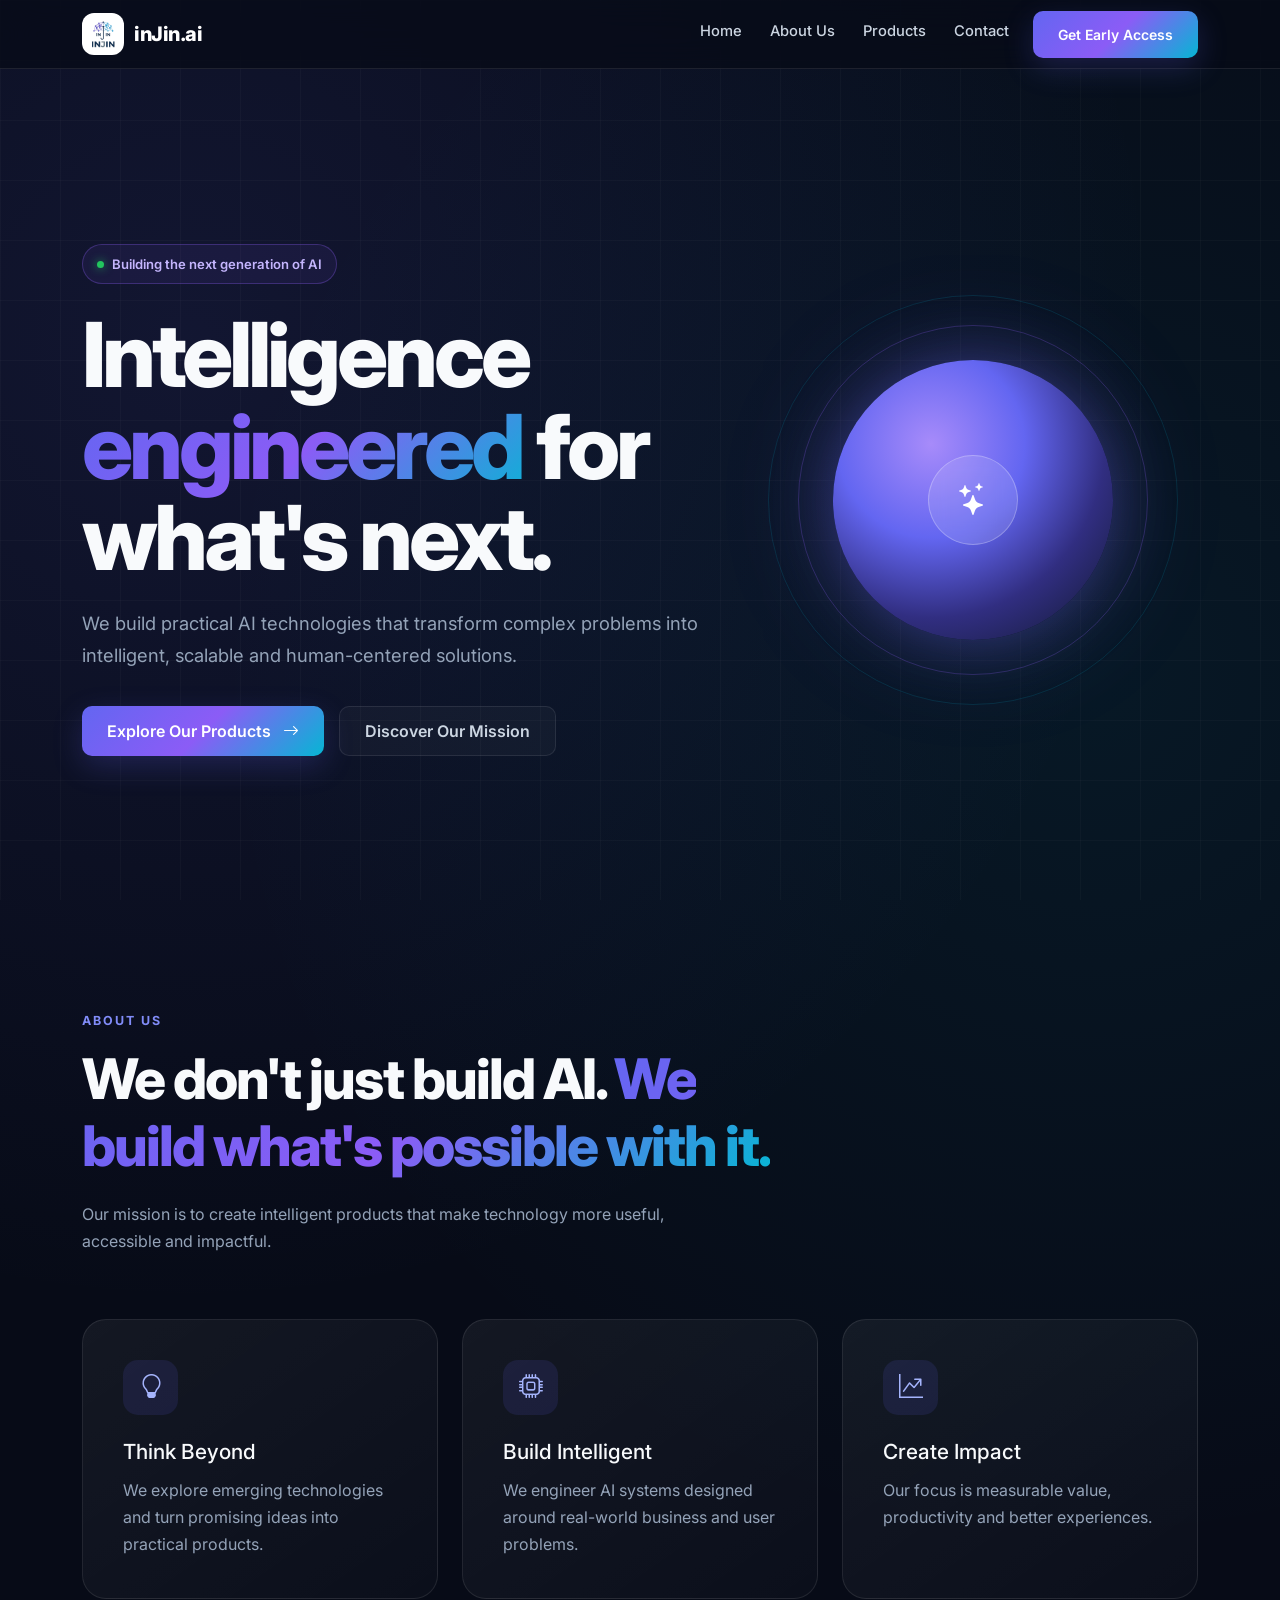
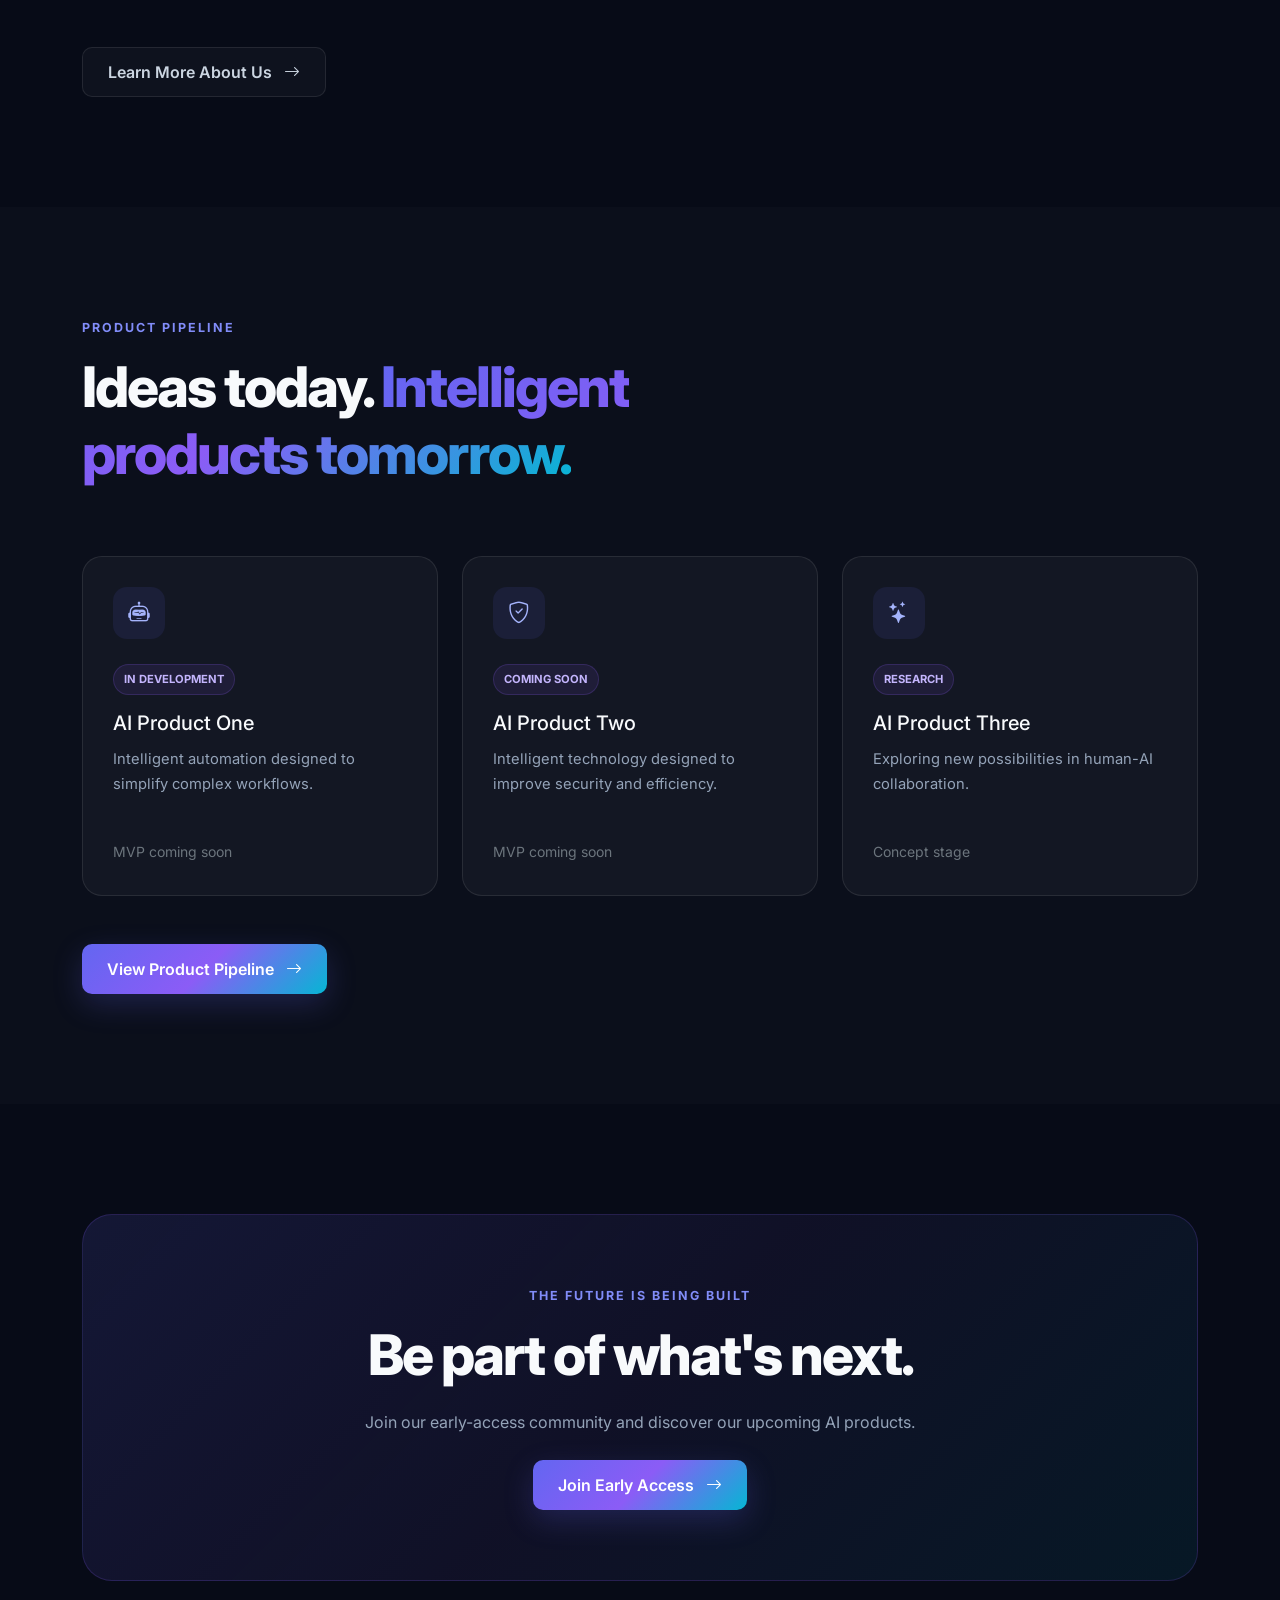
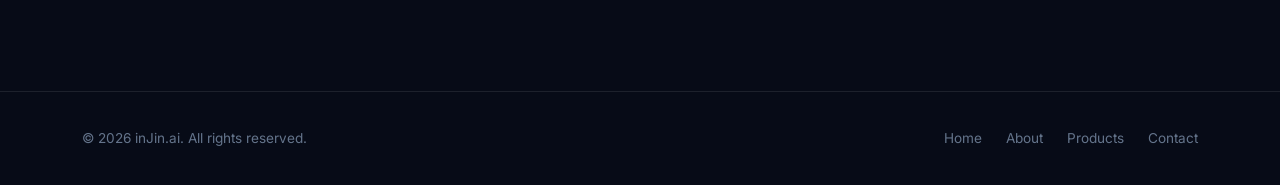
<file: index.html>
<!DOCTYPE html>
<html lang="en">

<head>

    <meta charset="UTF-8">

    <meta name="viewport"
          content="width=device-width, initial-scale=1.0">

    <meta name="description"
          content="inJin.ai — Engineering intelligent AI products for tomorrow.">

    <meta name="theme-color"
          content="#070b17">

    <title>inJin.ai | Engineering Intelligence for Tomorrow</title>


    <!-- Bootstrap -->
    <link
        href="https://cdn.jsdelivr.net/npm/bootstrap@5.3.3/dist/css/bootstrap.min.css"
        rel="stylesheet"
    >

    <!-- Bootstrap Icons -->
    <link
        rel="stylesheet"
        href="https://cdn.jsdelivr.net/npm/bootstrap-icons@1.11.3/font/bootstrap-icons.min.css"
    >

    <!-- Google Font -->
    <link
        href="https://fonts.googleapis.com/css2?family=Inter:wght@400;500;600;700;800&display=swap"
        rel="stylesheet"
    >

    <!-- Custom CSS -->
    <link rel="stylesheet"
          href="css/style.css">

    <link rel="stylesheet"
          href="css/responsive.css">

</head>


<body>


<!-- =====================================================
     NAVBAR
====================================================== -->

<nav class="navbar navbar-expand-lg fixed-top">

    <div class="container">

        <a class="navbar-brand d-flex align-items-center"
           href="index.html">

            <div class="logo-placeholder" >
                <img
                src="./assets/images/INJINLOGo.png"
                alt="inJin.ai Logo"
                class="company-logo">
                
            </div>

            <span>
                inJin.ai
            </span>

        </a>


        <button
            class="navbar-toggler"
            type="button"
            data-bs-toggle="collapse"
            data-bs-target="#mainNavigation">

            <span class="navbar-toggler-icon"></span>

        </button>


        <div
            class="collapse navbar-collapse"
            id="mainNavigation">

            <ul class="navbar-nav ms-auto">

                <li class="nav-item">
                    <a class="nav-link"
                       href="#home">
                        Home
                    </a>
                </li>

                <li class="nav-item">
                    <a class="nav-link"
                       href="pages/about.html">
                        About Us
                    </a>
                </li>

                <li class="nav-item">
                    <a class="nav-link"
                       href="pages/products.html">
                        Products
                    </a>
                </li>

                <li class="nav-item">
                    <a class="nav-link"
                       href="pages/contact.html">
                        Contact
                    </a>
                </li>

                <li class="nav-item ms-lg-3">

                    <a
                        href="pages/contact.html"
                        class="btn btn-primary-custom btn-sm">

                        Get Early Access

                    </a>

                </li>

            </ul>

        </div>

    </div>

</nav>


<!-- =====================================================
     HERO
====================================================== -->

<section
    id="home"
    class="hero">

    <div class="container">

        <div class="row align-items-center">


            <!-- HERO CONTENT -->

            <div class="col-lg-7 hero-content">

                <div class="hero-badge">

                    <span class="status-dot"></span>

                    Building the next generation of AI

                </div>


                <h1>

                    Intelligence

                    <span class="gradient-text">
                        engineered
                    </span>

                    for what's next.

                </h1>


                <p class="hero-description">

                    We build practical AI technologies that
                    transform complex problems into intelligent,
                    scalable and human-centered solutions.

                </p>


                <div class="hero-buttons">

                    <a
                        href="pages/products.html"
                        class="btn btn-primary-custom">

                        Explore Our Products

                        <i class="bi bi-arrow-right ms-2"></i>

                    </a>


                    <a
                        href="pages/about.html"
                        class="btn btn-outline-custom">

                        Discover Our Mission

                    </a>

                </div>

            </div>


            <!-- HERO VISUAL -->

            <div class="col-lg-5">

                <div class="hero-visual">

                    <div class="ai-orb">

                        <div class="orb-core">

                            <i class="bi bi-stars"></i>

                        </div>

                    </div>

                </div>

            </div>

        </div>

    </div>

</section>


<!-- =====================================================
     ABOUT PREVIEW
====================================================== -->

<section class="section">

    <div class="container">

        <div class="row mb-5">

            <div class="col-lg-8">

                <div class="section-label">
                    About Us
                </div>

                <h2 class="section-title">

                    We don't just build AI.

                    <span class="gradient-text">
                        We build what's possible with it.
                    </span>

                </h2>

                <p class="section-description">

                    Our mission is to create intelligent products
                    that make technology more useful, accessible
                    and impactful.

                </p>

            </div>

        </div>


        <div class="row g-4">


            <div class="col-md-4">

                <div class="about-card">

                    <div class="about-icon">
                        <i class="bi bi-lightbulb"></i>
                    </div>

                    <h3>
                        Think Beyond
                    </h3>

                    <p>

                        We explore emerging technologies and
                        turn promising ideas into practical
                        products.

                    </p>

                </div>

            </div>


            <div class="col-md-4">

                <div class="about-card">

                    <div class="about-icon">
                        <i class="bi bi-cpu"></i>
                    </div>

                    <h3>
                        Build Intelligent
                    </h3>

                    <p>

                        We engineer AI systems designed around
                        real-world business and user problems.

                    </p>

                </div>

            </div>


            <div class="col-md-4">

                <div class="about-card">

                    <div class="about-icon">
                        <i class="bi bi-graph-up-arrow"></i>
                    </div>

                    <h3>
                        Create Impact
                    </h3>

                    <p>

                        Our focus is measurable value,
                        productivity and better experiences.

                    </p>

                </div>

            </div>

        </div>


        <div class="mt-5">

            <a
                href="pages/about.html"
                class="btn btn-outline-custom">

                Learn More About Us

                <i class="bi bi-arrow-right ms-2"></i>

            </a>

        </div>

    </div>

</section>


<!-- =====================================================
     PRODUCTS PREVIEW
====================================================== -->

<section class="section products-section">

    <div class="container">

        <div class="row mb-5">

            <div class="col-lg-8">

                <div class="section-label">
                    Product Pipeline
                </div>

                <h2 class="section-title">

                    Ideas today.

                    <span class="gradient-text">
                        Intelligent products tomorrow.
                    </span>

                </h2>

            </div>

        </div>


        <div class="row g-4">


            <!-- PRODUCT 1 -->

            <div class="col-lg-4 col-md-6">

                <div class="product-card">

                    <div class="product-icon">

                        <i class="bi bi-robot"></i>

                    </div>

                    <span class="status-badge">
                        In Development
                    </span>

                    <h3 class="mt-3">
                        AI Product One
                    </h3>

                    <p>

                        Intelligent automation designed
                        to simplify complex workflows.

                    </p>

                    <span class="text-secondary small">
                        MVP coming soon
                    </span>

                </div>

            </div>


            <!-- PRODUCT 2 -->

            <div class="col-lg-4 col-md-6">

                <div class="product-card">

                    <div class="product-icon">

                        <i class="bi bi-shield-check"></i>

                    </div>

                    <span class="status-badge">
                        Coming Soon
                    </span>

                    <h3 class="mt-3">
                        AI Product Two
                    </h3>

                    <p>

                        Intelligent technology designed
                        to improve security and efficiency.

                    </p>

                    <span class="text-secondary small">
                        MVP coming soon
                    </span>

                </div>

            </div>


            <!-- PRODUCT 3 -->

            <div class="col-lg-4 col-md-6">

                <div class="product-card">

                    <div class="product-icon">

                        <i class="bi bi-stars"></i>

                    </div>

                    <span class="status-badge">
                        Research
                    </span>

                    <h3 class="mt-3">
                        AI Product Three
                    </h3>

                    <p>

                        Exploring new possibilities in
                        human-AI collaboration.

                    </p>

                    <span class="text-secondary small">
                        Concept stage
                    </span>

                </div>

            </div>

        </div>


        <div class="mt-5">

            <a
                href="pages/products.html"
                class="btn btn-primary-custom">

                View Product Pipeline

                <i class="bi bi-arrow-right ms-2"></i>

            </a>

        </div>

    </div>

</section>


<!-- =====================================================
     CTA
====================================================== -->

<section class="cta-section">

    <div class="container">

        <div class="cta-card">

            <div class="cta-content">

                <div class="section-label">
                    The Future Is Being Built
                </div>

                <h2 class="section-title">
                    Be part of what's next.
                </h2>

                <p class="section-description mx-auto mb-4">

                    Join our early-access community and
                    discover our upcoming AI products.

                </p>

                <a
                    href="pages/contact.html"
                    class="btn btn-primary-custom">

                    Join Early Access

                    <i class="bi bi-arrow-right ms-2"></i>

                </a>

            </div>

        </div>

    </div>

</section>


<!-- =====================================================
     FOOTER
====================================================== -->

<footer>

    <div class="container">

        <div class="footer-content">

            <div>

                ©
                <span id="currentYear"></span>

                inJin.ai.

                All rights reserved.

            </div>


            <div class="footer-links">

                <a href="index.html">
                    Home
                </a>

                <a href="pages/about.html">
                    About
                </a>

                <a href="pages/products.html">
                    Products
                </a>

                <a href="pages/contact.html">
                    Contact
                </a>

            </div>

        </div>

    </div>

</footer>


<!-- Bootstrap JS -->

<script
    src="https://cdn.jsdelivr.net/npm/bootstrap@5.3.3/dist/js/bootstrap.bundle.min.js">
</script>


<!-- Custom JS -->

<script src="js/main.js"></script>

</body>

</html>
</file>
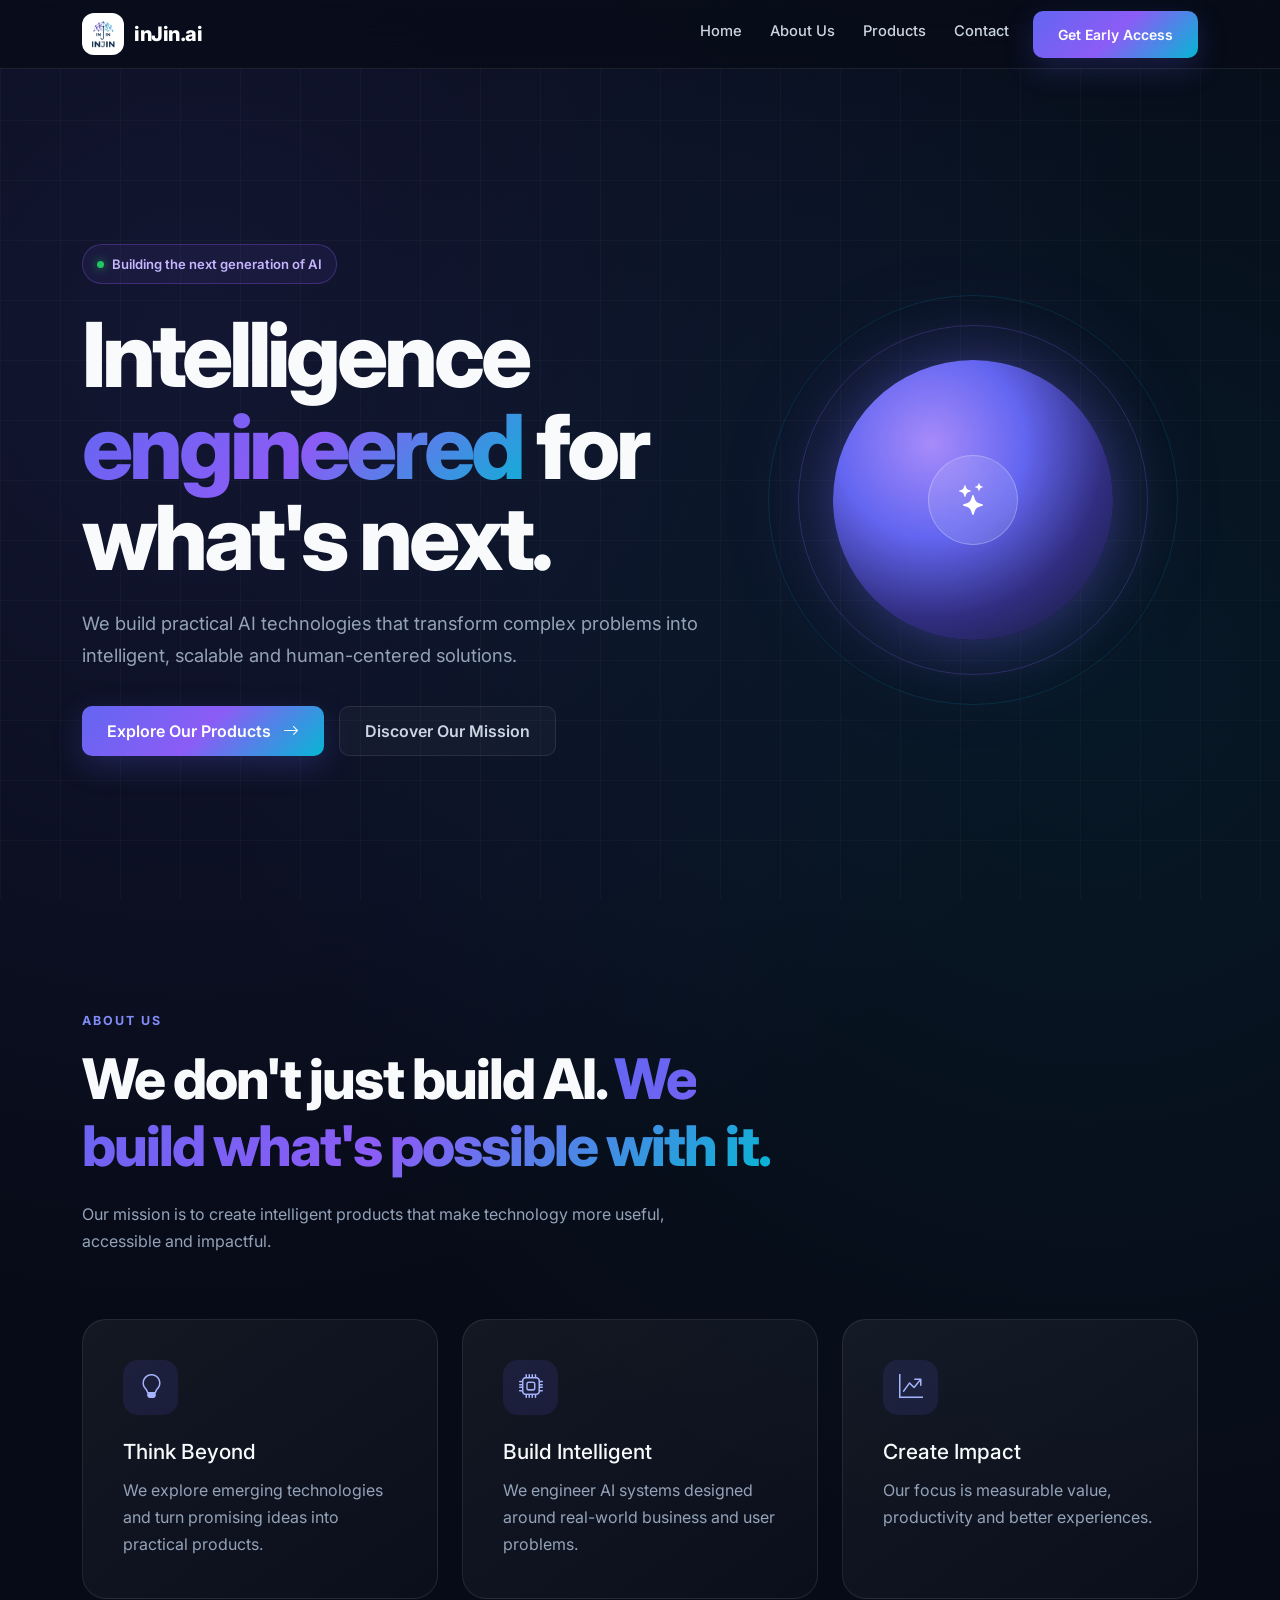
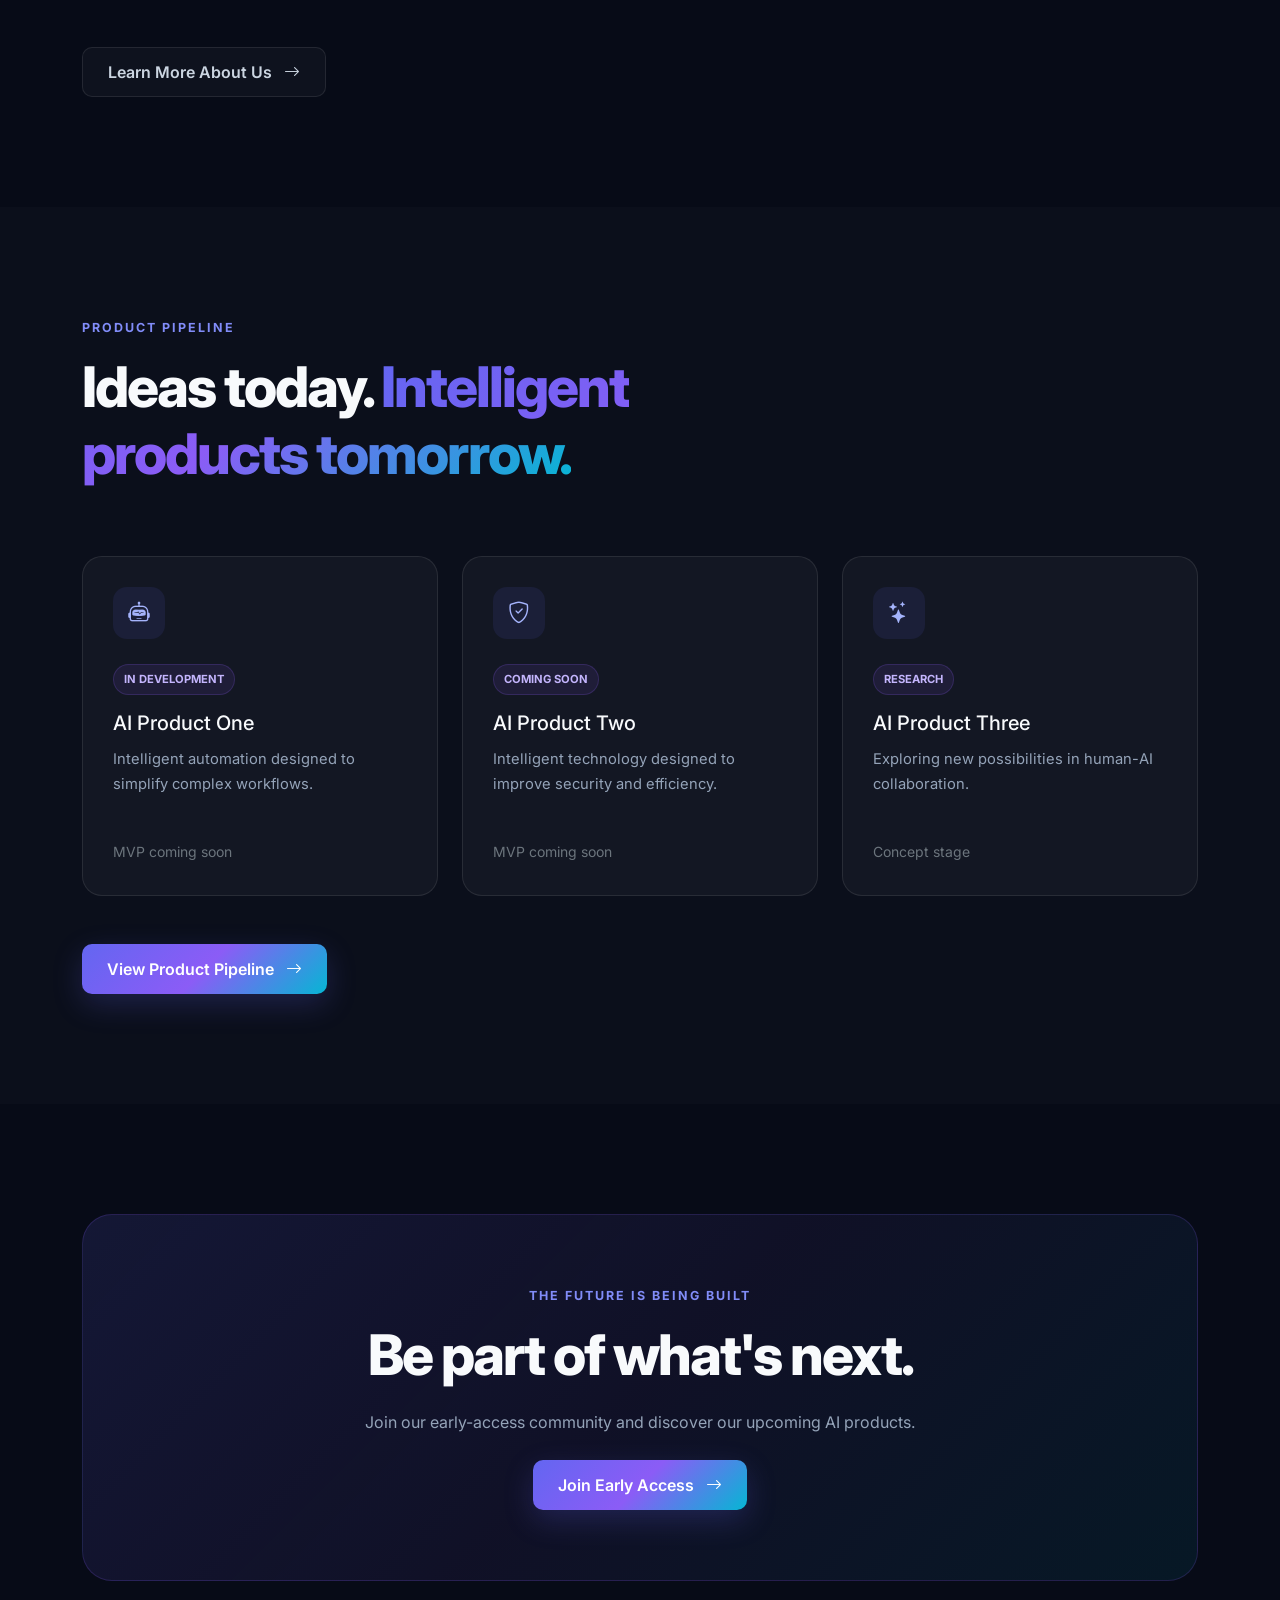
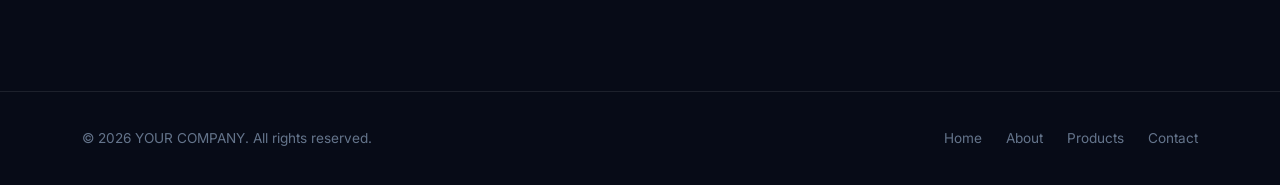
<file: Index.html>
<!DOCTYPE html>
<html lang="en">

<head>

    <meta charset="UTF-8">

    <meta name="viewport"
          content="width=device-width, initial-scale=1.0">

    <meta name="description"
          content="YOUR COMPANY — Engineering intelligent AI products for tomorrow.">

    <meta name="theme-color"
          content="#070b17">

    <title>inJin.ai | Engineering Intelligence for Tomorrow</title>


    <!-- Bootstrap -->
    <link
        href="https://cdn.jsdelivr.net/npm/bootstrap@5.3.3/dist/css/bootstrap.min.css"
        rel="stylesheet"
    >

    <!-- Bootstrap Icons -->
    <link
        rel="stylesheet"
        href="https://cdn.jsdelivr.net/npm/bootstrap-icons@1.11.3/font/bootstrap-icons.min.css"
    >

    <!-- Google Font -->
    <link
        href="https://fonts.googleapis.com/css2?family=Inter:wght@400;500;600;700;800&display=swap"
        rel="stylesheet"
    >

    <!-- Custom CSS -->
    <link rel="stylesheet"
          href="css/style.css">

    <link rel="stylesheet"
          href="css/responsive.css">

</head>


<body>


<!-- =====================================================
     NAVBAR
====================================================== -->

<nav class="navbar navbar-expand-lg fixed-top">

    <div class="container">

        <a class="navbar-brand d-flex align-items-center"
           href="index.html">

            <div class="logo-placeholder" >
                <img
                src="./assets/images/INJINLOGo.png"
                alt="Your Company Logo"
                class="company-logo">
                
            </div>

            <span>
                inJin.ai
            </span>

        </a>


        <button
            class="navbar-toggler"
            type="button"
            data-bs-toggle="collapse"
            data-bs-target="#mainNavigation">

            <span class="navbar-toggler-icon"></span>

        </button>


        <div
            class="collapse navbar-collapse"
            id="mainNavigation">

            <ul class="navbar-nav ms-auto">

                <li class="nav-item">
                    <a class="nav-link"
                       href="#home">
                        Home
                    </a>
                </li>

                <li class="nav-item">
                    <a class="nav-link"
                       href="pages/about.html">
                        About Us
                    </a>
                </li>

                <li class="nav-item">
                    <a class="nav-link"
                       href="pages/products.html">
                        Products
                    </a>
                </li>

                <li class="nav-item">
                    <a class="nav-link"
                       href="pages/contact.html">
                        Contact
                    </a>
                </li>

                <li class="nav-item ms-lg-3">

                    <a
                        href="pages/contact.html"
                        class="btn btn-primary-custom btn-sm">

                        Get Early Access

                    </a>

                </li>

            </ul>

        </div>

    </div>

</nav>


<!-- =====================================================
     HERO
====================================================== -->

<section
    id="home"
    class="hero">

    <div class="container">

        <div class="row align-items-center">


            <!-- HERO CONTENT -->

            <div class="col-lg-7 hero-content">

                <div class="hero-badge">

                    <span class="status-dot"></span>

                    Building the next generation of AI

                </div>


                <h1>

                    Intelligence

                    <span class="gradient-text">
                        engineered
                    </span>

                    for what's next.

                </h1>


                <p class="hero-description">

                    We build practical AI technologies that
                    transform complex problems into intelligent,
                    scalable and human-centered solutions.

                </p>


                <div class="hero-buttons">

                    <a
                        href="pages/products.html"
                        class="btn btn-primary-custom">

                        Explore Our Products

                        <i class="bi bi-arrow-right ms-2"></i>

                    </a>


                    <a
                        href="pages/about.html"
                        class="btn btn-outline-custom">

                        Discover Our Mission

                    </a>

                </div>

            </div>


            <!-- HERO VISUAL -->

            <div class="col-lg-5">

                <div class="hero-visual">

                    <div class="ai-orb">

                        <div class="orb-core">

                            <i class="bi bi-stars"></i>

                        </div>

                    </div>

                </div>

            </div>

        </div>

    </div>

</section>


<!-- =====================================================
     ABOUT PREVIEW
====================================================== -->

<section class="section">

    <div class="container">

        <div class="row mb-5">

            <div class="col-lg-8">

                <div class="section-label">
                    About Us
                </div>

                <h2 class="section-title">

                    We don't just build AI.

                    <span class="gradient-text">
                        We build what's possible with it.
                    </span>

                </h2>

                <p class="section-description">

                    Our mission is to create intelligent products
                    that make technology more useful, accessible
                    and impactful.

                </p>

            </div>

        </div>


        <div class="row g-4">


            <div class="col-md-4">

                <div class="about-card">

                    <div class="about-icon">
                        <i class="bi bi-lightbulb"></i>
                    </div>

                    <h3>
                        Think Beyond
                    </h3>

                    <p>

                        We explore emerging technologies and
                        turn promising ideas into practical
                        products.

                    </p>

                </div>

            </div>


            <div class="col-md-4">

                <div class="about-card">

                    <div class="about-icon">
                        <i class="bi bi-cpu"></i>
                    </div>

                    <h3>
                        Build Intelligent
                    </h3>

                    <p>

                        We engineer AI systems designed around
                        real-world business and user problems.

                    </p>

                </div>

            </div>


            <div class="col-md-4">

                <div class="about-card">

                    <div class="about-icon">
                        <i class="bi bi-graph-up-arrow"></i>
                    </div>

                    <h3>
                        Create Impact
                    </h3>

                    <p>

                        Our focus is measurable value,
                        productivity and better experiences.

                    </p>

                </div>

            </div>

        </div>


        <div class="mt-5">

            <a
                href="pages/about.html"
                class="btn btn-outline-custom">

                Learn More About Us

                <i class="bi bi-arrow-right ms-2"></i>

            </a>

        </div>

    </div>

</section>


<!-- =====================================================
     PRODUCTS PREVIEW
====================================================== -->

<section class="section products-section">

    <div class="container">

        <div class="row mb-5">

            <div class="col-lg-8">

                <div class="section-label">
                    Product Pipeline
                </div>

                <h2 class="section-title">

                    Ideas today.

                    <span class="gradient-text">
                        Intelligent products tomorrow.
                    </span>

                </h2>

            </div>

        </div>


        <div class="row g-4">


            <!-- PRODUCT 1 -->

            <div class="col-lg-4 col-md-6">

                <div class="product-card">

                    <div class="product-icon">

                        <i class="bi bi-robot"></i>

                    </div>

                    <span class="status-badge">
                        In Development
                    </span>

                    <h3 class="mt-3">
                        AI Product One
                    </h3>

                    <p>

                        Intelligent automation designed
                        to simplify complex workflows.

                    </p>

                    <span class="text-secondary small">
                        MVP coming soon
                    </span>

                </div>

            </div>


            <!-- PRODUCT 2 -->

            <div class="col-lg-4 col-md-6">

                <div class="product-card">

                    <div class="product-icon">

                        <i class="bi bi-shield-check"></i>

                    </div>

                    <span class="status-badge">
                        Coming Soon
                    </span>

                    <h3 class="mt-3">
                        AI Product Two
                    </h3>

                    <p>

                        Intelligent technology designed
                        to improve security and efficiency.

                    </p>

                    <span class="text-secondary small">
                        MVP coming soon
                    </span>

                </div>

            </div>


            <!-- PRODUCT 3 -->

            <div class="col-lg-4 col-md-6">

                <div class="product-card">

                    <div class="product-icon">

                        <i class="bi bi-stars"></i>

                    </div>

                    <span class="status-badge">
                        Research
                    </span>

                    <h3 class="mt-3">
                        AI Product Three
                    </h3>

                    <p>

                        Exploring new possibilities in
                        human-AI collaboration.

                    </p>

                    <span class="text-secondary small">
                        Concept stage
                    </span>

                </div>

            </div>

        </div>


        <div class="mt-5">

            <a
                href="pages/products.html"
                class="btn btn-primary-custom">

                View Product Pipeline

                <i class="bi bi-arrow-right ms-2"></i>

            </a>

        </div>

    </div>

</section>


<!-- =====================================================
     CTA
====================================================== -->

<section class="cta-section">

    <div class="container">

        <div class="cta-card">

            <div class="cta-content">

                <div class="section-label">
                    The Future Is Being Built
                </div>

                <h2 class="section-title">
                    Be part of what's next.
                </h2>

                <p class="section-description mx-auto mb-4">

                    Join our early-access community and
                    discover our upcoming AI products.

                </p>

                <a
                    href="pages/contact.html"
                    class="btn btn-primary-custom">

                    Join Early Access

                    <i class="bi bi-arrow-right ms-2"></i>

                </a>

            </div>

        </div>

    </div>

</section>


<!-- =====================================================
     FOOTER
====================================================== -->

<footer>

    <div class="container">

        <div class="footer-content">

            <div>

                ©
                <span id="currentYear"></span>

                YOUR COMPANY.

                All rights reserved.

            </div>


            <div class="footer-links">

                <a href="index.html">
                    Home
                </a>

                <a href="pages/about.html">
                    About
                </a>

                <a href="pages/products.html">
                    Products
                </a>

                <a href="pages/contact.html">
                    Contact
                </a>

            </div>

        </div>

    </div>

</footer>


<!-- Bootstrap JS -->

<script
    src="https://cdn.jsdelivr.net/npm/bootstrap@5.3.3/dist/js/bootstrap.bundle.min.js">
</script>


<!-- Custom JS -->

<script src="js/main.js"></script>

</body>

</html>
</file>
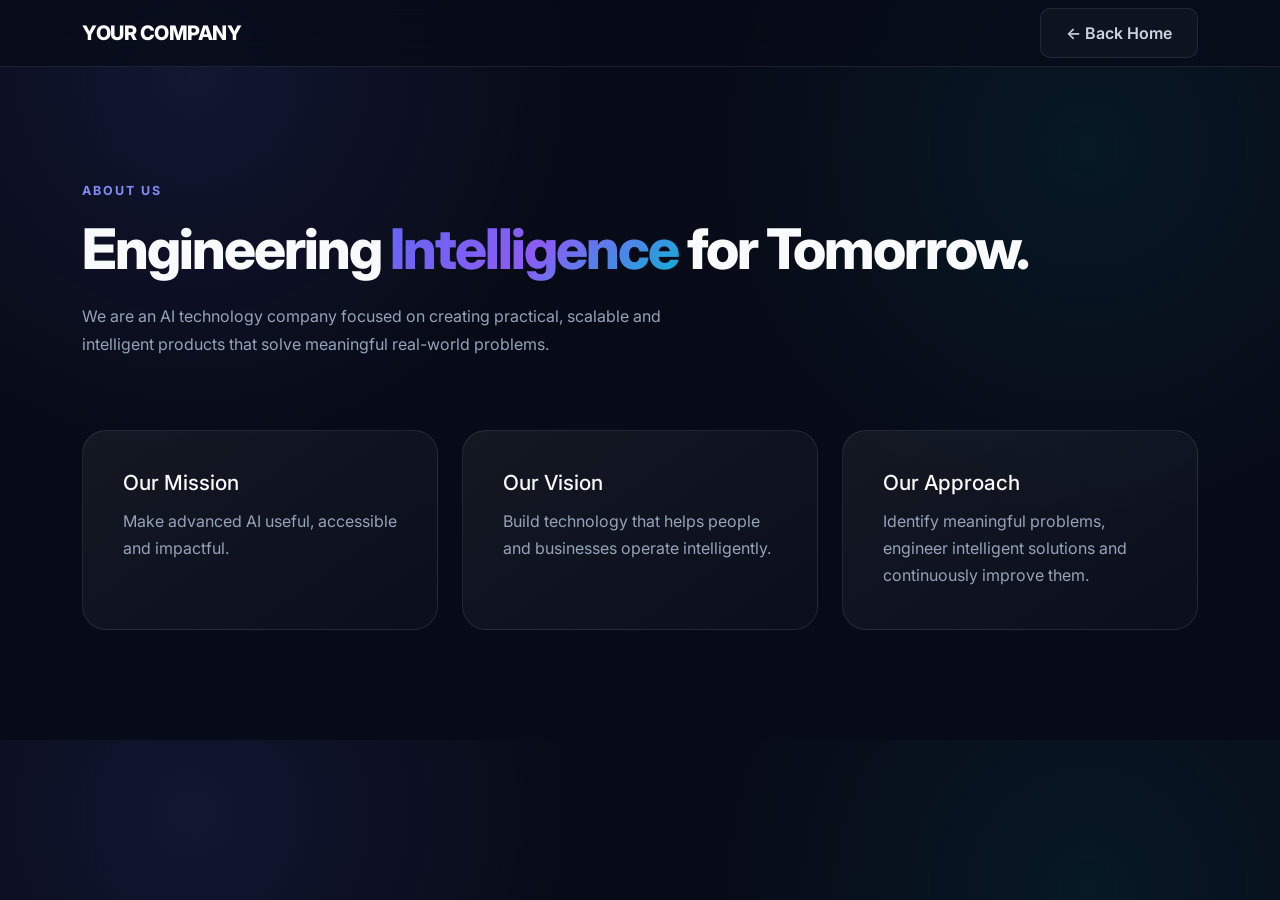
<file: Pages/about.html>
<!DOCTYPE html>
<html lang="en">

<head>

    <meta charset="UTF-8">

    <meta name="viewport"
          content="width=device-width, initial-scale=1.0">

    <title>About Us | YOUR COMPANY</title>

    <link
        href="https://cdn.jsdelivr.net/npm/bootstrap@5.3.3/dist/css/bootstrap.min.css"
        rel="stylesheet">

    <link
        href="https://fonts.googleapis.com/css2?family=Inter:wght@400;500;600;700;800&display=swap"
        rel="stylesheet">

    <link
        rel="stylesheet"
        href="../css/style.css">

    <link
        rel="stylesheet"
        href="../css/responsive.css">

</head>


<body>


<nav class="navbar navbar-expand-lg fixed-top">

    <div class="container">

        <a
            class="navbar-brand"
            href="../index.html">

            YOUR COMPANY

        </a>


        <div class="ms-auto">

            <a
                href="../index.html"
                class="btn btn-outline-custom">

                ← Back Home

            </a>

        </div>

    </div>

</nav>


<main>

    <section class="section"
             style="padding-top: 180px;">

        <div class="container">

            <div class="section-label">
                About Us
            </div>

            <h1 class="section-title">

                Engineering

                <span class="gradient-text">
                    Intelligence
                </span>

                for Tomorrow.

            </h1>


            <p class="section-description">

                We are an AI technology company focused
                on creating practical, scalable and
                intelligent products that solve meaningful
                real-world problems.

            </p>


            <div class="row g-4 mt-5">

                <div class="col-md-4">

                    <div class="about-card">

                        <h3>
                            Our Mission
                        </h3>

                        <p>

                            Make advanced AI useful,
                            accessible and impactful.

                        </p>

                    </div>

                </div>


                <div class="col-md-4">

                    <div class="about-card">

                        <h3>
                            Our Vision
                        </h3>

                        <p>

                            Build technology that helps
                            people and businesses operate
                            intelligently.

                        </p>

                    </div>

                </div>


                <div class="col-md-4">

                    <div class="about-card">

                        <h3>
                            Our Approach
                        </h3>

                        <p>

                            Identify meaningful problems,
                            engineer intelligent solutions
                            and continuously improve them.

                        </p>

                    </div>

                </div>

            </div>

        </div>

    </section>

</main>


<script
    src="https://cdn.jsdelivr.net/npm/bootstrap@5.3.3/dist/js/bootstrap.bundle.min.js">
</script>

<script src="../js/main.js"></script>

</body>

</html>
</file>
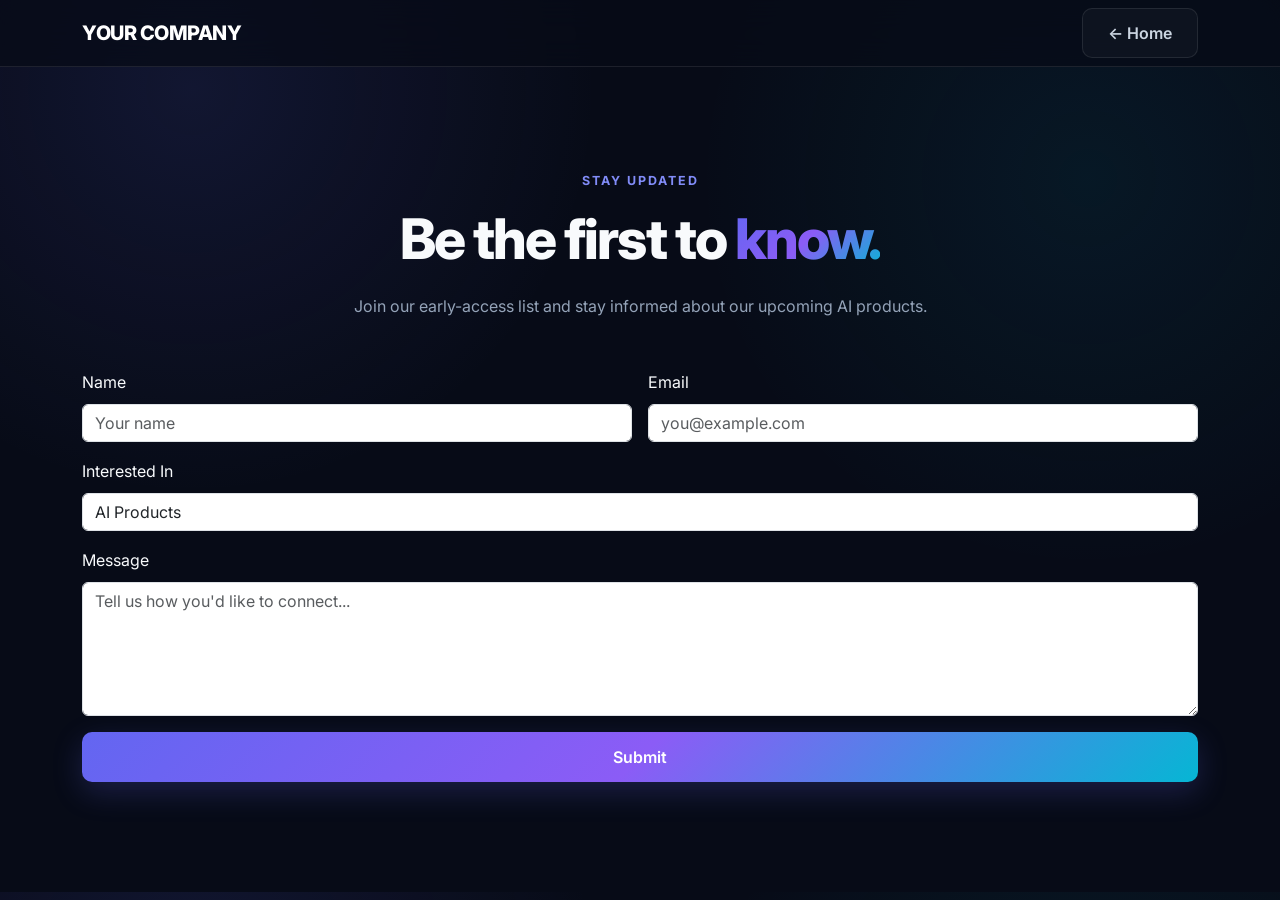
<file: Pages/contacts.html>
<!DOCTYPE html>
<html lang="en">

<head>

    <meta charset="UTF-8">

    <meta name="viewport"
          content="width=device-width, initial-scale=1.0">

    <title>Contact | YOUR COMPANY</title>

    <link
        href="https://cdn.jsdelivr.net/npm/bootstrap@5.3.3/dist/css/bootstrap.min.css"
        rel="stylesheet">

    <link
        href="https://fonts.googleapis.com/css2?family=Inter:wght@400;500;600;700;800&display=swap"
        rel="stylesheet">

    <link
        rel="stylesheet"
        href="../css/style.css">

    <link
        rel="stylesheet"
        href="../css/responsive.css">

</head>


<body>


<nav class="navbar navbar-expand-lg fixed-top">

    <div class="container">

        <a
            class="navbar-brand"
            href="../index.html">

            YOUR COMPANY

        </a>


        <a
            href="../index.html"
            class="btn btn-outline-custom">

            ← Home

        </a>

    </div>

</nav>


<section
    class="section"
    style="padding-top: 170px;">

    <div class="container">

        <div class="text-center mb-5">

            <div class="section-label">
                Stay Updated
            </div>

            <h1 class="section-title">

                Be the first to

                <span class="gradient-text">
                    know.
                </span>

            </h1>

            <p class="section-description mx-auto">

                Join our early-access list and stay
                informed about our upcoming AI products.

            </p>

        </div>


        <div class="contact-card">

            <form id="earlyAccessForm">

                <div class="row g-3">


                    <div class="col-md-6">

                        <label
                            class="form-label"
                            for="name">

                            Name

                        </label>

                        <input
                            id="name"
                            type="text"
                            class="form-control"
                            placeholder="Your name"
                            required>

                    </div>


                    <div class="col-md-6">

                        <label
                            class="form-label"
                            for="email">

                            Email

                        </label>

                        <input
                            id="email"
                            type="email"
                            class="form-control"
                            placeholder="you@example.com"
                            required>

                    </div>


                    <div class="col-12">

                        <label
                            class="form-label"
                            for="interest">

                            Interested In

                        </label>

                        <select
                            id="interest"
                            class="form-control">

                            <option>
                                AI Products
                            </option>

                            <option>
                                Early Access
                            </option>

                            <option>
                                Partnership
                            </option>

                            <option>
                                Investment
                            </option>

                            <option>
                                Other
                            </option>

                        </select>

                    </div>


                    <div class="col-12">

                        <label
                            class="form-label"
                            for="message">

                            Message

                        </label>

                        <textarea
                            id="message"
                            class="form-control"
                            rows="5"
                            placeholder="Tell us how you'd like to connect..."></textarea>

                    </div>


                    <div class="col-12">

                        <button
                            type="submit"
                            class="btn btn-primary-custom w-100">

                            Submit

                        </button>

                    </div>

                </div>

            </form>


            <div
                id="formMessage"
                class="alert alert-success mt-4 d-none">

                Thank you! Your request has been received.

            </div>

        </div>

    </div>

</section>


<script
    src="https://cdn.jsdelivr.net/npm/bootstrap@5.3.3/dist/js/bootstrap.bundle.min.js">
</script>

<script src="../js/contact.js"></script>

</body>

</html>
</file>
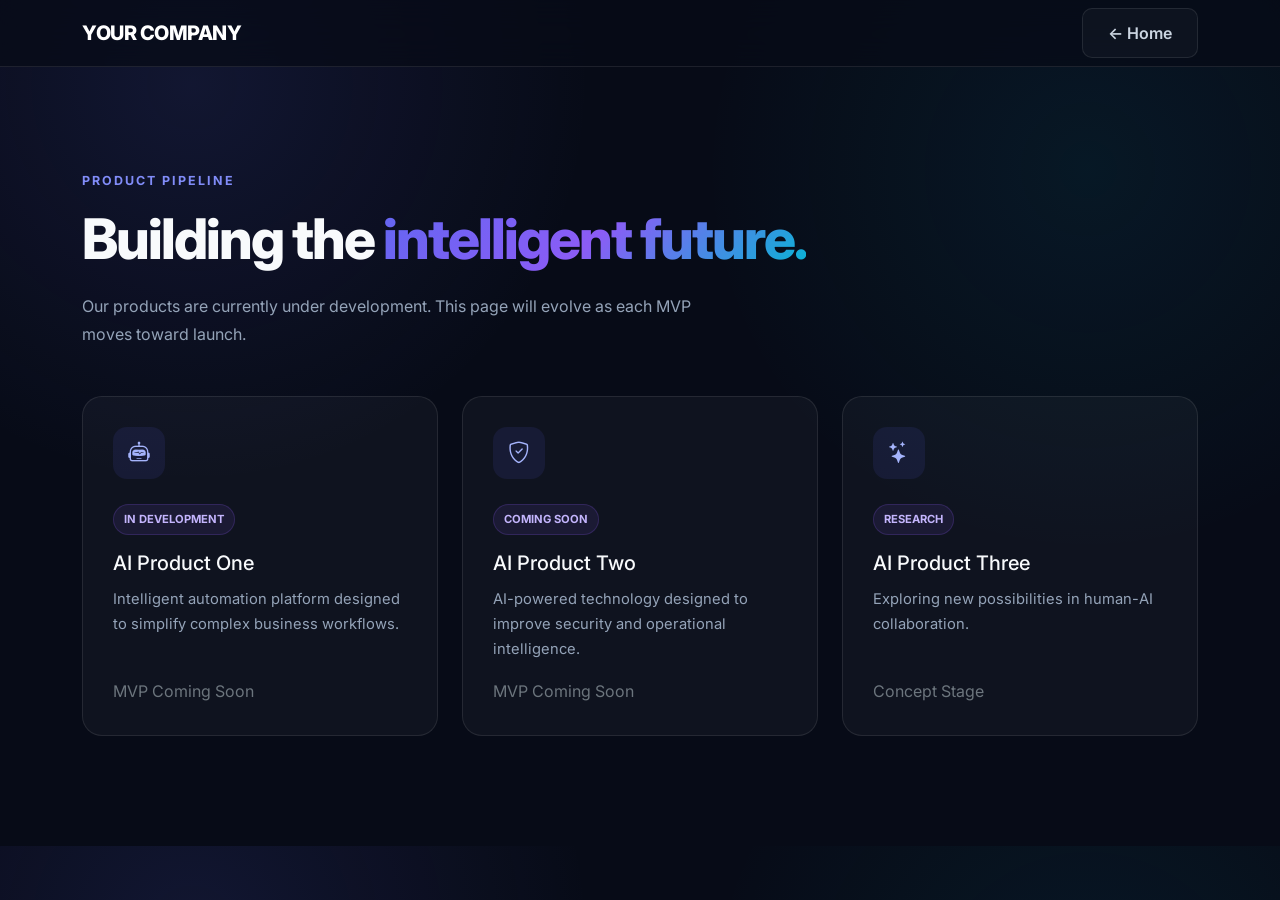
<file: Pages/products.html>
<!DOCTYPE html>
<html lang="en">

<head>

    <meta charset="UTF-8">

    <meta name="viewport"
          content="width=device-width, initial-scale=1.0">

    <title>Products | YOUR COMPANY</title>

    <link
        href="https://cdn.jsdelivr.net/npm/bootstrap@5.3.3/dist/css/bootstrap.min.css"
        rel="stylesheet">

    <link
        href="https://cdn.jsdelivr.net/npm/bootstrap-icons@1.11.3/font/bootstrap-icons.min.css"
        rel="stylesheet">

    <link
        href="https://fonts.googleapis.com/css2?family=Inter:wght@400;500;600;700;800&display=swap"
        rel="stylesheet">

    <link
        rel="stylesheet"
        href="../css/style.css">

    <link
        rel="stylesheet"
        href="../css/responsive.css">

</head>


<body>


<nav class="navbar navbar-expand-lg fixed-top">

    <div class="container">

        <a
            class="navbar-brand"
            href="../index.html">

            YOUR COMPANY

        </a>


        <a
            href="../index.html"
            class="btn btn-outline-custom">

            ← Home

        </a>

    </div>

</nav>


<section
    class="section"
    style="padding-top: 170px;">

    <div class="container">

        <div class="section-label">
            Product Pipeline
        </div>


        <h1 class="section-title">

            Building the

            <span class="gradient-text">
                intelligent future.
            </span>

        </h1>


        <p class="section-description mb-5">

            Our products are currently under development.
            This page will evolve as each MVP moves
            toward launch.

        </p>


        <div class="row g-4">


            <!-- PRODUCT -->

            <div class="col-lg-4 col-md-6">

                <div class="product-card">

                    <div class="product-icon">

                        <i class="bi bi-robot"></i>

                    </div>

                    <span class="status-badge">
                        In Development
                    </span>

                    <h3 class="mt-3">
                        AI Product One
                    </h3>

                    <p>

                        Intelligent automation platform
                        designed to simplify complex
                        business workflows.

                    </p>

                    <span class="text-secondary">
                        MVP Coming Soon
                    </span>

                </div>

            </div>


            <!-- PRODUCT -->

            <div class="col-lg-4 col-md-6">

                <div class="product-card">

                    <div class="product-icon">

                        <i class="bi bi-shield-check"></i>

                    </div>

                    <span class="status-badge">
                        Coming Soon
                    </span>

                    <h3 class="mt-3">
                        AI Product Two
                    </h3>

                    <p>

                        AI-powered technology designed
                        to improve security and operational
                        intelligence.

                    </p>

                    <span class="text-secondary">
                        MVP Coming Soon
                    </span>

                </div>

            </div>


            <!-- PRODUCT -->

            <div class="col-lg-4 col-md-6">

                <div class="product-card">

                    <div class="product-icon">

                        <i class="bi bi-stars"></i>

                    </div>

                    <span class="status-badge">
                        Research
                    </span>

                    <h3 class="mt-3">
                        AI Product Three
                    </h3>

                    <p>

                        Exploring new possibilities
                        in human-AI collaboration.

                    </p>

                    <span class="text-secondary">
                        Concept Stage
                    </span>

                </div>

            </div>

        </div>

    </div>

</section>


<script
    src="https://cdn.jsdelivr.net/npm/bootstrap@5.3.3/dist/js/bootstrap.bundle.min.js">
</script>

<script src="../js/main.js"></script>

</body>

</html>
</file>
<file: css/style.css>
/* =========================================================
   GLOBAL VARIABLES
========================================================= */

:root {

    --bg-primary: #070b17;
    --bg-secondary: #0b1020;

    --text-primary: #f8fafc;
    --text-secondary: #94a3b8;

    --accent-blue: #6366f1;
    --accent-purple: #8b5cf6;
    --accent-cyan: #06b6d4;

    --border: rgba(255, 255, 255, 0.09);

    --gradient:
        linear-gradient(
            135deg,
            #6366f1,
            #8b5cf6,
            #06b6d4
        );
}


/* =========================================================
   GLOBAL
========================================================= */

html {
    scroll-behavior: smooth;
}

body {

    margin: 0;

    font-family: "Inter", sans-serif;

    background:
        radial-gradient(
            circle at 15% 10%,
            rgba(99,102,241,0.12),
            transparent 30%
        ),
        radial-gradient(
            circle at 85% 20%,
            rgba(6,182,212,0.08),
            transparent 30%
        ),
        var(--bg-primary);

    color: var(--text-primary);

    line-height: 1.7;

    overflow-x: hidden;
}


section {
    scroll-margin-top: 80px;
}


/* =========================================================
   NAVBAR
========================================================= */

.navbar {

    background:
        rgba(7,11,23,0.75);

    backdrop-filter:
        blur(16px);

    border-bottom:
        1px solid var(--border);

    transition:
        all 0.3s ease;
}


.navbar.scrolled {

    background:
        rgba(7,11,23,0.95);
}


.navbar-brand {

    color: white !important;

    font-weight: 800;

    letter-spacing: -0.5px;
}


.logo-placeholder {

    width: 42px;
    height: 42px;

    border-radius: 12px;

    display: flex;

    align-items: center;
    justify-content: center;

    /* background: var(--gradient);

    color: white;

    font-weight: 800; */
    background-color: white;

    margin-right: 10px;
}

.logo-placeholder img {
    width: 100%;
    height: 100%;
    object-fit: contain;
    border-radius: 12px;
}


.nav-link {

    color: #cbd5e1 !important;

    font-size: 0.92rem;

    font-weight: 500;

    margin-left: 12px;

    transition:
        color 0.2s ease;
}


.nav-link:hover {
    color: white !important;
}


.navbar-toggler {

    border:
        1px solid var(--border);
}


.navbar-toggler-icon {
    filter: invert(1);
}


/* =========================================================
   HERO
========================================================= */

.hero {

    min-height: 100vh;

    display: flex;

    align-items: center;

    position: relative;

    padding-top: 100px;

    overflow: hidden;
}


.hero::before {

    content: "";

    position: absolute;

    inset: 0;

    background-image:
        linear-gradient(
            rgba(255,255,255,0.025) 1px,
            transparent 1px
        ),
        linear-gradient(
            90deg,
            rgba(255,255,255,0.025) 1px,
            transparent 1px
        );

    background-size: 60px 60px;

    pointer-events: none;
}


.hero-content {

    position: relative;

    z-index: 2;
}


.hero-badge {

    display: inline-flex;

    align-items: center;

    gap: 8px;

    padding: 8px 14px;

    border:
        1px solid
        rgba(139,92,246,0.3);

    background:
        rgba(139,92,246,0.08);

    border-radius: 50px;

    color: #c4b5fd;

    font-size: 0.82rem;

    font-weight: 600;

    margin-bottom: 25px;
}


.status-dot {

    width: 7px;
    height: 7px;

    background: #22c55e;

    border-radius: 50%;

    box-shadow:
        0 0 10px
        rgba(34,197,94,0.8);
}


.hero h1 {

    font-size:
        clamp(3rem, 7vw, 6rem);

    line-height: 1.02;

    letter-spacing: -4px;

    font-weight: 800;

    max-width: 950px;

    margin-bottom: 25px;
}


.gradient-text {

    background: var(--gradient);

    -webkit-background-clip: text;

    background-clip: text;

    color: transparent;
}


.hero-description {

    color: var(--text-secondary);

    font-size: 1.15rem;

    max-width: 700px;

    margin-bottom: 35px;
}


.hero-buttons {

    display: flex;

    flex-wrap: wrap;

    gap: 15px;
}


/* =========================================================
   BUTTONS
========================================================= */

.btn-primary-custom {

    border: none;

    color: white;

    padding: 13px 25px;

    border-radius: 10px;

    font-weight: 600;

    background: var(--gradient);

    box-shadow:
        0 10px 30px
        rgba(99,102,241,0.22);

    transition:
        transform 0.25s ease,
        box-shadow 0.25s ease;
}


.btn-primary-custom:hover {

    color: white;

    transform:
        translateY(-2px);

    box-shadow:
        0 15px 35px
        rgba(99,102,241,0.35);
}


.btn-outline-custom {

    padding: 12px 25px;

    border:
        1px solid var(--border);

    border-radius: 10px;

    color: #cbd5e1;

    font-weight: 600;

    background:
        rgba(255,255,255,0.03);
}


.btn-outline-custom:hover {

    color: white;

    border-color:
        rgba(139,92,246,0.5);

    background:
        rgba(139,92,246,0.08);
}


/* =========================================================
   HERO ORB
========================================================= */

.hero-visual {

    position: relative;

    min-height: 430px;

    display: flex;

    align-items: center;

    justify-content: center;
}


.ai-orb {

    width: 280px;
    height: 280px;

    border-radius: 50%;

    background:
        radial-gradient(
            circle at 35% 30%,
            #a78bfa,
            #6366f1 35%,
            #312e81 65%,
            #0f172a 100%
        );

    box-shadow:
        0 0 60px
        rgba(99,102,241,0.35),

        0 0 120px
        rgba(139,92,246,0.18);

    position: relative;

    animation:
        floatOrb 6s ease-in-out infinite;
}


.ai-orb::before,
.ai-orb::after {

    content: "";

    position: absolute;

    inset: -35px;

    border:
        1px solid
        rgba(139,92,246,0.25);

    border-radius: 50%;

    animation:
        rotateOrb 12s linear infinite;
}


.ai-orb::after {

    inset: -65px;

    border-color:
        rgba(6,182,212,0.15);

    animation-duration: 18s;

    animation-direction: reverse;
}


.orb-core {

    position: absolute;

    top: 50%;
    left: 50%;

    transform:
        translate(-50%, -50%);

    width: 90px;
    height: 90px;

    border-radius: 50%;

    background:
        rgba(255,255,255,0.12);

    backdrop-filter:
        blur(10px);

    border:
        1px solid
        rgba(255,255,255,0.25);

    display: flex;

    align-items: center;

    justify-content: center;

    font-size: 2rem;

    color: white;
}


@keyframes floatOrb {

    0%, 100% {
        transform: translateY(0);
    }

    50% {
        transform: translateY(-18px);
    }
}


@keyframes rotateOrb {

    from {
        transform: rotate(0deg);
    }

    to {
        transform: rotate(360deg);
    }
}


/* =========================================================
   SECTIONS
========================================================= */

.section {

    padding: 110px 0;
}


.section-label {

    color: #818cf8;

    font-size: 0.78rem;

    font-weight: 700;

    letter-spacing: 2px;

    text-transform: uppercase;

    margin-bottom: 15px;
}


.section-title {

    font-size:
        clamp(2.2rem,5vw,3.5rem);

    font-weight: 800;

    letter-spacing: -2px;

    margin-bottom: 20px;
}


.section-description {

    color: var(--text-secondary);

    max-width: 650px;
}


/* =========================================================
   ABOUT
========================================================= */

.about-card {

    background:
        linear-gradient(
            145deg,
            rgba(255,255,255,0.055),
            rgba(255,255,255,0.02)
        );

    border:
        1px solid var(--border);

    border-radius: 24px;

    padding: 40px;

    height: 100%;

    transition:
        transform 0.3s ease,
        border-color 0.3s ease;
}


.about-card:hover {

    transform:
        translateY(-5px);

    border-color:
        rgba(139,92,246,0.35);
}


.about-icon {

    width: 55px;
    height: 55px;

    border-radius: 15px;

    display: flex;

    align-items: center;
    justify-content: center;

    background:
        rgba(99,102,241,0.12);

    color: #a5b4fc;

    font-size: 1.5rem;

    margin-bottom: 25px;
}


.about-card h3 {

    font-size: 1.3rem;

    margin-bottom: 12px;
}


.about-card p {

    color: var(--text-secondary);

    margin-bottom: 0;
}


/* =========================================================
   PRODUCTS
========================================================= */

.products-section {

    background:
        rgba(255,255,255,0.015);
}


.product-card {

    height: 100%;

    padding: 30px;

    border-radius: 20px;

    background:
        rgba(255,255,255,0.035);

    border:
        1px solid var(--border);

    transition:
        transform 0.3s ease,
        border-color 0.3s ease;
}


.product-card:hover {

    transform:
        translateY(-7px);

    border-color:
        rgba(99,102,241,0.4);
}


.product-icon {

    width: 52px;
    height: 52px;

    display: flex;

    align-items: center;
    justify-content: center;

    border-radius: 14px;

    background:
        rgba(99,102,241,0.1);

    color: #a5b4fc;

    font-size: 1.35rem;

    margin-bottom: 25px;
}


.product-card h3 {

    font-size: 1.25rem;

    margin-bottom: 12px;
}


.product-card p {

    color: var(--text-secondary);

    font-size: 0.92rem;

    min-height: 75px;
}


.status-badge {

    display: inline-block;

    padding: 5px 10px;

    border-radius: 50px;

    font-size: 0.7rem;

    font-weight: 700;

    text-transform: uppercase;

    color: #c4b5fd;

    background:
        rgba(139,92,246,0.1);

    border:
        1px solid
        rgba(139,92,246,0.2);
}


/* =========================================================
   CTA
========================================================= */

.cta-section {

    padding: 110px 0;
}


.cta-card {

    position: relative;

    overflow: hidden;

    border-radius: 30px;

    padding: 70px 50px;

    text-align: center;

    background:
        linear-gradient(
            135deg,
            rgba(99,102,241,0.14),
            rgba(139,92,246,0.07),
            rgba(6,182,212,0.08)
        );

    border:
        1px solid
        rgba(139,92,246,0.18);
}


.cta-content {

    position: relative;

    z-index: 2;
}


/* =========================================================
   FOOTER
========================================================= */

footer {

    border-top:
        1px solid var(--border);

    padding: 35px 0;

    color: #64748b;

    font-size: 0.85rem;
}


.footer-content {

    display: flex;

    justify-content: space-between;

    align-items: center;
}


.footer-links a {

    color: #64748b;

    text-decoration: none;

    margin-left: 20px;
}


.footer-links a:hover {

    color: white;
}
</file>
<file: css/responsive.css>
/* =========================================================
   TABLETS
========================================================= */

@media (max-width: 991px) {

    .hero {

        text-align: center;
    }


    .hero-description {

        margin-left: auto;
        margin-right: auto;
    }


    .hero-buttons {

        justify-content: center;
    }


    .hero-visual {

        margin-top: 70px;

        min-height: 350px;
    }


    .nav-link {

        margin-left: 0;

        padding: 10px 0;
    }

}


/* =========================================================
   MOBILE
========================================================= */

@media (max-width: 767px) {

    .section {

        padding: 80px 0;
    }


    .hero {

        padding-top: 130px;
    }


    .hero h1 {

        letter-spacing: -2px;
    }


    .hero-description {

        font-size: 1rem;
    }


    .hero-buttons {

        flex-direction: column;
    }


    .hero-buttons .btn {

        width: 100%;
    }


    .ai-orb {

        width: 210px;
        height: 210px;
    }


    .orb-core {

        width: 70px;
        height: 70px;
    }


    .about-card {

        padding: 30px;
    }


    .cta-card {

        padding: 50px 25px;
    }


    .footer-content {

        flex-direction: column;

        text-align: center;

        gap: 15px;
    }


    .footer-links a {

        margin-left: 8px;

        margin-right: 8px;
    }

}
</file>
